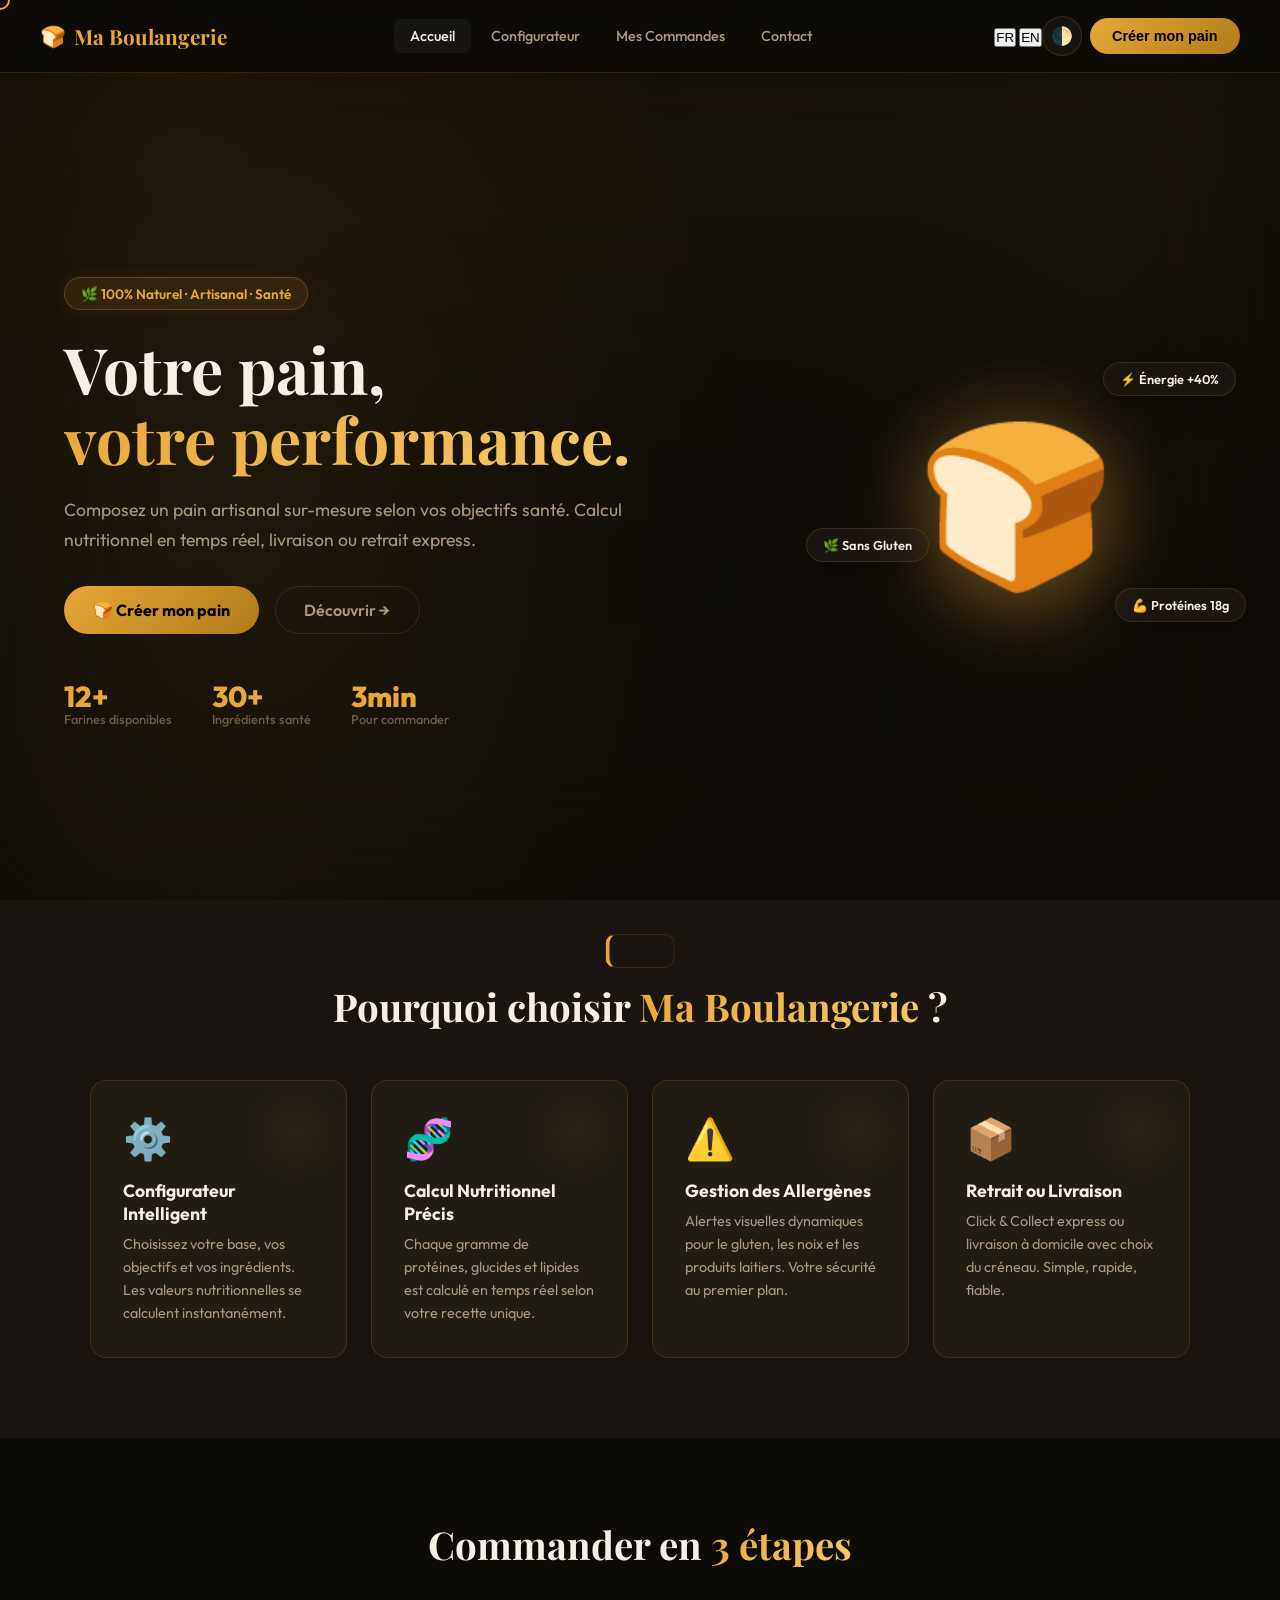
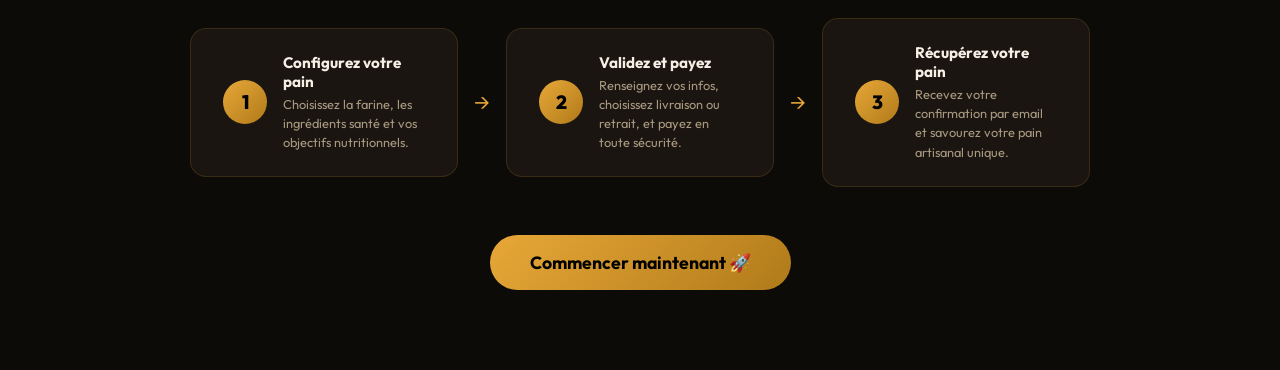
<file: index.html>
<!DOCTYPE html>
<html lang="fr">
<head>
  <meta charset="UTF-8" />
  <meta name="viewport" content="width=device-width, initial-scale=1.0" />
  <title>Ma Boulangerie Connectée — Pain Santé Personnalisé</title>
  <meta name="description" content="Commandez votre pain artisanal personnalisé selon vos objectifs santé. Configurateur intelligent, calcul nutritionnel en temps réel." />
  <link rel="preconnect" href="https://fonts.googleapis.com" />
  <link href="https://fonts.googleapis.com/css2?family=Outfit:wght@300;400;500;600;700;800&family=Playfair+Display:wght@600;700&display=swap" rel="stylesheet" />
  <link rel="stylesheet" href="style.css" />
</head>
<body>
  
  <!-- PREMIUM UI ELEMENTS -->
  <div class="custom-cursor" id="cursor"></div>
  <div class="mesh-gradient"></div>

  <!-- NAVIGATION -->
  <nav class="navbar" id="navbar">
    <div class="nav-logo">🍞 <span>Ma Boulangerie</span></div>
    <div class="nav-links">
      <a href="#" class="nav-link active" id="nav-accueil" onclick="showPage('home')" data-i18n="nav_home">Accueil</a>
      <a href="#" class="nav-link" id="nav-configurateur" onclick="showPage('configurateur')" data-i18n="nav_config">Configurateur</a>
      <a href="#" class="nav-link" id="nav-commandes" onclick="showPage('commandes')" data-i18n="nav_orders">Mes Commandes</a>
      <a href="contact.html" class="nav-link" data-i18n="nav_contact">Contact</a>
    </div>
    <div style="display:flex; align-items:center;">
      <div class="lang-switcher">
        <button class="lang-btn" data-lang="fr" onclick="changeLanguage('fr')">FR</button>
        <button class="lang-btn" data-lang="en" onclick="changeLanguage('en')">EN</button>
      </div>
      <button class="theme-toggle" onclick="toggleTheme()" id="theme-btn" title="Changer de mode">🌓</button>
      <button class="nav-cta" onclick="showPage('configurateur')" id="nav-cta-btn" data-i18n="nav_cta">Créer mon pain</button>
    </div>
    <button class="hamburger" id="hamburger" onclick="toggleMenu()">&#9776;</button>
  </nav>

  <!-- MOBILE MENU -->
  <div class="mobile-menu" id="mobile-menu">
    <a href="#" onclick="showPage('home'); toggleMenu()" data-i18n="nav_home">Accueil</a>
    <a href="#" onclick="showPage('configurateur'); toggleMenu()" data-i18n="nav_config">Configurateur</a>
    <a href="#" onclick="showPage('commandes'); toggleMenu()" data-i18n="nav_orders">Mes Commandes</a>
    <a href="contact.html" data-i18n="nav_contact">Contact</a>
  </div>

  <!-- ============================== PAGE: HOME ============================== -->
  <div id="page-home" class="page active">

    <!-- HERO -->
    <section class="hero reveal">
      <div class="hero-content">
        <div class="hero-badge" data-i18n="hero_badge">🌿 100% Naturel · Artisanal · Santé</div>
        <h1 class="hero-title" data-i18n="hero_title">Votre pain,<br/><span class="gradient-text">votre performance.</span></h1>
        <p class="hero-subtitle" data-i18n="hero_subtitle">Composez un pain artisanal sur-mesure selon vos objectifs santé. Calcul nutritionnel en temps réel, livraison ou retrait express.</p>
        <div class="hero-actions">
          <button class="btn-primary" id="hero-cta-btn" onclick="showPage('configurateur')" data-i18n="hero_cta">🍞 Créer mon pain</button>
          <button class="btn-secondary" onclick="scrollToFeatures()" data-i18n="hero_discover">Découvrir →</button>
        </div>
        <div class="hero-stats">
          <div class="stat"><span class="stat-num">12+</span><span class="stat-label" data-i18n="stat_farines">Farines disponibles</span></div>
          <div class="stat"><span class="stat-num">30+</span><span class="stat-label" data-i18n="stat_ingredients">Ingrédients santé</span></div>
          <div class="stat"><span class="stat-num">3min</span><span class="stat-label" data-i18n="stat_order_time">Pour commander</span></div>
        </div>
      </div>
      <div class="hero-image-container">
        <div class="hero-image-glow"></div>
        <div class="bread-emoji-hero">🍞</div>
        <div class="floating-badge badge-1">⚡ Énergie +40%</div>
        <div class="floating-badge badge-2">💪 Protéines 18g</div>
        <div class="floating-badge badge-3">🌿 Sans Gluten</div>
      </div>
    </section>

    <!-- FEATURES -->
    <section class="features reveal" id="features">
      <h2 class="section-title" data-i18n="section_why">Pourquoi choisir <span class="gradient-text">Ma Boulangerie</span> ?</h2>
      <div class="features-grid">
        <div class="feature-card">
          <div class="feature-icon">⚙️</div>
          <h3 data-i18n="feat_config_title">Configurateur Intelligent</h3>
          <p data-i18n="feat_config_desc">Choisissez votre base, vos objectifs et vos ingrédients. Les valeurs nutritionnelles se calculent instantanément.</p>
        </div>
        <div class="feature-card">
          <div class="feature-icon">🧬</div>
          <h3 data-i18n="feat_nutrition_title">Calcul Nutritionnel Précis</h3>
          <p data-i18n="feat_nutrition_desc">Chaque gramme de protéines, glucides et lipides est calculé en temps réel selon votre recette unique.</p>
        </div>
        <div class="feature-card">
          <div class="feature-icon">⚠️</div>
          <h3 data-i18n="feat_allergens_title">Gestion des Allergènes</h3>
          <p data-i18n="feat_allergens_desc">Alertes visuelles dynamiques pour le gluten, les noix et les produits laitiers. Votre sécurité au premier plan.</p>
        </div>
        <div class="feature-card">
          <div class="feature-icon">📦</div>
          <h3 data-i18n="feat_delivery_title">Retrait ou Livraison</h3>
          <p data-i18n="feat_delivery_desc">Click & Collect express ou livraison à domicile avec choix du créneau. Simple, rapide, fiable.</p>
        </div>
      </div>
    </section>

    <!-- HOW IT WORKS -->
    <section class="how-it-works reveal">
      <h2 class="section-title" data-i18n="section_steps">Commander en <span class="gradient-text">3 étapes</span></h2>
      <div class="steps">
        <div class="step">
          <div class="step-num">1</div>
          <div class="step-content">
            <h3 data-i18n="step1_title">Configurez votre pain</h3>
            <p data-i18n="step1_desc">Choisissez la farine, les ingrédients santé et vos objectifs nutritionnels.</p>
          </div>
        </div>
        <div class="step-arrow">→</div>
        <div class="step">
          <div class="step-num">2</div>
          <div class="step-content">
            <h3 data-i18n="step2_title">Validez et payez</h3>
            <p data-i18n="step2_desc">Renseignez vos infos, choisissez livraison ou retrait, et payez en toute sécurité.</p>
          </div>
        </div>
        <div class="step-arrow">→</div>
        <div class="step">
          <div class="step-num">3</div>
          <div class="step-content">
            <h3 data-i18n="step3_title">Récupérez votre pain</h3>
            <p data-i18n="step3_desc">Recevez votre confirmation par email et savourez votre pain artisanal unique.</p>
          </div>
        </div>
      </div>
      <div class="cta-center">
        <button class="btn-primary large" onclick="showPage('configurateur')" id="how-cta-btn" data-i18n="btn_start_now">Commencer maintenant 🚀</button>
      </div>
    </section>

  </div>

  <!-- ============================== PAGE: CONFIGURATEUR ============================== -->
  <div id="page-configurateur" class="page">
    <div class="configurateur-layout">

      <!-- LEFT: Configuration Panel -->
      <div class="config-panel">
        <div class="config-header">
          <h1 data-i18n="config_page_title">🍞 Configurateur</h1>
          <p data-i18n="config_page_subtitle">Créez votre pain parfait</p>
        </div>

        <!-- STEP 1: Base -->
        <div class="config-section">
          <h3 class="config-section-title"><span class="step-badge">1</span> <span data-i18n="step_farine">Choisissez votre farine</span></h3>
          <div class="option-grid" id="farine-grid">
            <div class="option-card selected" data-type="farine" data-id="complet" onclick="selectOption(this, 'farine')">
              <div class="option-icon">🌾</div>
              <div class="option-name" data-i18n="farine_complet">Blé Complet</div>
              <div class="option-desc">Riche en fibres</div>
            </div>
            <div class="option-card" data-type="farine" data-id="epeautre" onclick="selectOption(this, 'farine')">
              <div class="option-icon">🌿</div>
              <div class="option-name" data-i18n="farine_epeautre">Épeautre</div>
              <div class="option-desc">Protéines élevées</div>
            </div>
            <div class="option-card" data-type="farine" data-id="sansgluten" onclick="selectOption(this, 'farine')">
              <div class="option-icon">✨</div>
              <div class="option-name" data-i18n="farine_sansgluten">Sans Gluten</div>
              <div class="option-desc">Riz & sarrasin</div>
            </div>
            <div class="option-card" data-type="farine" data-id="seigle" onclick="selectOption(this, 'farine')">
              <div class="option-icon">🍂</div>
              <div class="option-name" data-i18n="farine_seigle">Seigle</div>
              <div class="option-desc">Index glycémique bas</div>
            </div>
            <div class="option-card" data-type="farine" data-id="avoine" onclick="selectOption(this, 'farine')">
              <div class="option-icon">🥣</div>
              <div class="option-name" data-i18n="farine_avoine">Avoine</div>
              <div class="option-desc">Béta-glucanes</div>
            </div>
            <div class="option-card" data-type="farine" data-id="multicereale" onclick="selectOption(this, 'farine')">
              <div class="option-icon">🌈</div>
              <div class="option-name" data-i18n="farine_multicereale">Multicéréales</div>
              <div class="option-desc">Équilibre parfait</div>
            </div>
          </div>
        </div>

        <!-- STEP 2: Objectifs -->
        <div class="config-section">
          <h3 class="config-section-title"><span class="step-badge">2</span> <span data-i18n="step_objectif">Votre objectif santé</span></h3>
          <div class="option-grid" id="objectif-grid">
            <div class="option-card selected" data-type="objectif" data-id="muscle" onclick="selectOption(this, 'objectif')">
              <div class="option-icon">💪</div>
              <div class="option-name" data-i18n="obj_muscle">Récupération</div>
            </div>
            <div class="option-card" data-type="objectif" data-id="energie" onclick="selectOption(this, 'objectif')">
              <div class="option-icon">⚡</div>
              <div class="option-name" data-i18n="obj_energie">Énergie</div>
            </div>
            <div class="option-card" data-type="objectif" data-id="digestion" onclick="selectOption(this, 'objectif')">
              <div class="option-icon">🌱</div>
              <div class="option-name" data-i18n="obj_digestion">Digestion</div>
            </div>
            <div class="option-card" data-type="objectif" data-id="minceur" onclick="selectOption(this, 'objectif')">
              <div class="option-icon">🎯</div>
              <div class="option-name" data-i18n="obj_minceur">Minceur</div>
            </div>
            <div class="option-card" data-type="objectif" data-id="immunite" onclick="selectOption(this, 'objectif')">
              <div class="option-icon">🛡️</div>
              <div class="option-name" data-i18n="obj_immunite">Immunité</div>
            </div>
          </div>
        </div>

        <!-- STEP 3: Ingrédients -->
        <div class="config-section">
          <h3 class="config-section-title"><span class="step-badge">3</span> <span data-i18n="step_boosts">Ingrédients "Boost"</span></h3>
          <p class="config-hint" data-i18n="config_hint">Sélectionnez jusqu'à 4 ingrédients</p>
          <div class="ingredient-grid" id="ingredient-grid">
            <div class="ingredient-card" data-id="chia" onclick="toggleIngredient(this)">
              <span class="ing-icon">🌿</span>
              <span class="ing-name" data-i18n="ing_chia">Graines de chia</span>
            </div>
            <div class="ingredient-card" data-id="quinoa" onclick="toggleIngredient(this)">
              <span class="ing-icon">🟡</span>
              <span class="ing-name" data-i18n="ing_quinoa">Quinoa</span>
            </div>
            <div class="ingredient-card" data-id="lin" onclick="toggleIngredient(this)">
              <span class="ing-icon">🔵</span>
              <span class="ing-name" data-i18n="ing_lin">Graines de lin</span>
            </div>
            <div class="ingredient-card" data-id="spiruline" onclick="toggleIngredient(this)">
              <span class="ing-icon">💚</span>
              <span class="ing-name" data-i18n="ing_spiruline">Spiruline</span>
            </div>
            <div class="ingredient-card" data-id="tournesol" onclick="toggleIngredient(this)">
              <span class="ing-icon">🌻</span>
              <span class="ing-name" data-i18n="ing_tournesol">Graines tournesol</span>
            </div>
            <div class="ingredient-card" data-id="curcuma" onclick="toggleIngredient(this)">
              <span class="ing-icon">🟠</span>
              <span class="ing-name" data-i18n="ing_curcuma">Curcuma</span>
            </div>
            <div class="ingredient-card" data-id="noix" onclick="toggleIngredient(this)">
              <span class="ing-icon">🥜</span>
              <span class="ing-name" data-i18n="ing_noix">Noix & noisettes</span>
            </div>
            <div class="ingredient-card" data-id="proteines" onclick="toggleIngredient(this)">
              <span class="ing-icon">⚗️</span>
              <span class="ing-name" data-i18n="ing_proteines">Protéines végétales</span>
            </div>
          </div>
        </div>

        <!-- STEP 4: Taille & Prix -->
        <div class="config-section">
          <h3 class="config-section-title"><span class="step-badge">4</span> <span data-i18n="step_size">Taille de la miche</span></h3>
          <div class="size-options">
            <div class="size-card" data-size="S" onclick="selectSize(this)">
              <div class="size-label">S</div>
              <div class="size-weight">400g</div>
              <div class="size-price">4,90€</div>
            </div>
            <div class="size-card selected" data-size="M" onclick="selectSize(this)">
              <div class="size-label">M</div>
              <div class="size-weight">700g</div>
              <div class="size-price">7,90€</div>
            </div>
            <div class="size-card" data-size="L" onclick="selectSize(this)">
              <div class="size-label">L</div>
              <div class="size-weight">1kg</div>
              <div class="size-price">10,90€</div>
            </div>
          </div>
        </div>

        <!-- Allergen Alert -->
        <div class="allergen-box" id="allergen-box">
          <div class="allergen-title" data-i18n="config_allergen_alert">⚠️ Allergènes détectés</div>
          <div class="allergen-list" id="allergen-list"></div>
        </div>

        <!-- Favorite Name -->
        <div class="config-section">
          <h3 class="config-section-title" data-i18n="config_recipe_name">💾 Nommer ma recette (optionnel)</h3>
          <input type="text" id="recipe-name" class="recipe-name-input" data-i18n-placeholder="config_recipe_placeholder" placeholder='Ex: "Mon Pain Marathon"' maxlength="30" />
        </div>

        <button class="btn-primary full-width" onclick="showPage('commande')" id="config-next-btn" data-i18n="btn_validate_config">Valider ma configuration →</button>
      </div>

      <!-- RIGHT: Live Preview -->
      <div class="preview-panel">
        <div class="preview-sticky">
          <div class="preview-card">
            <div class="preview-bread">
              <div class="bread-visual" id="bread-visual">🍞</div>
              <div class="bread-name" id="bread-preview-name" data-i18n="preview_title">Votre pain personnalisé</div>
            </div>

            <!-- Macros -->
            <div class="macros-section">
              <h4 data-i18n="preview_macros_title">📊 Valeurs nutritionnelles <small>(pour 100g)</small></h4>
              <div class="macro-bars">
                <div class="macro-item">
                  <div class="macro-label-row">
                    <span data-i18n="macro_calories">🔥 Calories</span>
                    <span id="cal-val" class="macro-val">248 kcal</span>
                  </div>
                  <div class="macro-bar-bg"><div class="macro-bar cal-bar" id="cal-bar" style="width:60%"></div></div>
                </div>
                <div class="macro-item">
                  <div class="macro-label-row">
                    <span data-i18n="macro_proteins">💪 Protéines</span>
                    <span id="prot-val" class="macro-val">9g</span>
                  </div>
                  <div class="macro-bar-bg"><div class="macro-bar prot-bar" id="prot-bar" style="width:30%"></div></div>
                </div>
                <div class="macro-item">
                  <div class="macro-label-row">
                    <span data-i18n="macro_carbs">⚡ Glucides</span>
                    <span id="gluc-val" class="macro-val">45g</span>
                  </div>
                  <div class="macro-bar-bg"><div class="macro-bar gluc-bar" id="gluc-bar" style="width:75%"></div></div>
                </div>
                <div class="macro-item">
                  <div class="macro-label-row">
                    <span data-i18n="macro_lipids">🥑 Lipides</span>
                    <span id="lip-val" class="macro-val">3g</span>
                  </div>
                  <div class="macro-bar-bg"><div class="macro-bar lip-bar" id="lip-bar" style="width:15%"></div></div>
                </div>
                <div class="macro-item">
                  <div class="macro-label-row">
                    <span data-i18n="macro_fibers">🌿 Fibres</span>
                    <span id="fib-val" class="macro-val">6g</span>
                  </div>
                  <div class="macro-bar-bg"><div class="macro-bar fib-bar" id="fib-bar" style="width:40%"></div></div>
                </div>
              </div>
            </div>

            <!-- Summary -->
            <div class="price-summary">
              <div class="summary-row">
                <span data-i18n="summary_base">Base</span>
                <span id="summary-base"></span>
              </div>
              <div class="summary-row">
                <span data-i18n="summary_goal">Objectif</span>
                <span id="summary-objectif"></span>
              </div>
              <div class="summary-row">
                <span data-i18n="summary_boosts">Boosts</span>
                <span id="summary-ingredients"></span>
              </div>
              <div class="summary-row">
                <span data-i18n="summary_size">Taille</span>
                <span id="summary-taille"></span>
              </div>
              <div class="summary-divider"></div>
              <div class="summary-row price-row">
                <span data-i18n="summary_total">Total</span>
                <span id="summary-price" class="price-total"></span>
              </div>
            </div>
          </div>
        </div>
      </div>
    </div>
  </div>

  <!-- ============================== PAGE: COMMANDE ============================== -->
  <div id="page-commande" class="page">
    <div class="commande-container">
      <div class="commande-header">
        <button class="back-btn" onclick="showPage('configurateur')" id="commande-back-btn" data-i18n="checkout_back_btn">← Modifier ma recette</button>
        <h1 data-i18n="checkout_page_title">📋 Finaliser ma commande</h1>
      </div>

      <div class="commande-layout">
        <div class="form-panel">

          <!-- Info client -->
          <div class="form-section">
            <h3 data-i18n="form_info_title">👤 Vos informations</h3>
            <div class="form-row">
              <div class="form-group">
                <label data-i18n="form_label_firstname">Prénom *</label>
                <input type="text" id="prenom" placeholder="Jean" required />
                <span class="field-error" id="err-prenom"></span>
              </div>
              <div class="form-group">
                <label data-i18n="form_label_lastname">Nom *</label>
                <input type="text" id="nom" placeholder="Dupont" required />
                <span class="field-error" id="err-nom"></span>
              </div>
            </div>
            <div class="form-group">
              <label data-i18n="form_label_email">Email *</label>
              <input type="email" id="email" placeholder="jean.dupont@email.com" required />
              <span class="field-error" id="err-email"></span>
            </div>
            <div class="form-group">
              <label data-i18n="form_label_phone">Téléphone *</label>
              <input type="tel" id="telephone" placeholder="06 12 34 56 78" required />
              <span class="field-error" id="err-telephone"></span>
            </div>
          </div>

          <!-- Livraison -->
          <div class="form-section">
            <h3 data-i18n="delivery_title">🚚 Mode de livraison</h3>
            <div class="delivery-options">
              <div class="delivery-card selected" id="del-retrait" onclick="selectDelivery('retrait')">
                <div class="delivery-icon">🏪</div>
                <div class="delivery-info">
                  <strong data-i18n="delivery_click_collect">Click & Collect</strong>
                  <span data-i18n="delivery_cc_desc">Retrait en boutique · Gratuit</span>
                </div>
                <div class="delivery-check">✓</div>
              </div>
              <div class="delivery-card" id="del-livraison" onclick="selectDelivery('livraison')">
                <div class="delivery-icon">🛵</div>
                <div class="delivery-info">
                  <strong data-i18n="delivery_home">Livraison à domicile</strong>
                  <span data-i18n="delivery_home_desc">+2,50€ · Dans la journée</span>
                </div>
                <div class="delivery-check">✓</div>
              </div>
            </div>

            <!-- Adresse (conditionnelle) -->
            <div id="adresse-group" class="form-group" style="display:none;">
              <label data-i18n="form_label_address">Adresse de livraison *</label>
              <input type="text" id="adresse" placeholder="12 rue de la Santé, 75014 Paris" />
              <span class="field-error" id="err-adresse"></span>
            </div>

            <!-- Créneau -->
            <div class="form-group">
              <label data-i18n="form_label_slot">Créneau *</label>
              <select id="creneau" required>
                <option value="" data-i18n="slot_placeholder">-- Choisir un créneau --</option>
                <option value="8h-9h">Tomorrow 8h00 – 9h00</option>
                <option value="9h-10h">Tomorrow 9h00 – 10h00</option>
                <option value="10h-11h">Tomorrow 10h00 – 11h00</option>
                <option value="11h-12h">Tomorrow 11h00 – 12h00</option>
                <option value="14h-15h">Tomorrow 14h00 – 15h00</option>
                <option value="15h-16h">Tomorrow 15h00 – 16h00</option>
              </select>
              <span class="field-error" id="err-creneau"></span>
            </div>
          </div>

          <!-- Paiement -->
          <div class="form-section">
            <h3 data-i18n="payment_title">💳 Paiement sécurisé</h3>
            <div class="payment-methods">
              <div class="pay-method selected" id="pay-card" onclick="selectPayment('card')" data-i18n="payment_card">💳 Carte Bancaire</div>
              <div class="pay-method" id="pay-apple" onclick="selectPayment('apple')">🍎 Apple Pay</div>
              <div class="pay-method" id="pay-google" onclick="selectPayment('google')">🅶 Google Pay</div>
            </div>
            <div class="card-fields" id="card-fields">
              <div class="form-group">
                <label>Numéro de carte *</label>
                <input type="text" id="card-num" placeholder="•••• •••• •••• ••••" maxlength="19" oninput="formatCard(this)" />
                <span class="field-error" id="err-card"></span>
              </div>
            </div>
            <div class="secure-badge" data-i18n="payment_secure_hint">🔒 Paiement 100% sécurisé · Données chiffrées SSL</div>
          </div>

          <button class="btn-primary full-width large" onclick="submitOrder()" id="submit-order-btn" data-i18n="btn_confirm_order">
            ✅ Confirmer ma commande
          </button>
        </div>

        <!-- Order Summary -->
        <div class="order-summary-panel">
          <div class="order-summary-card">
            <h3 data-i18n="summary_recap_title">🧾 Récapitulatif</h3>
            <div id="order-recap"></div>
            <div class="summary-divider"></div>
            <div class="summary-row price-row">
              <span data-i18n="summary_to_pay">Total à régler</span>
              <span id="order-total" class="price-total"></span>
            </div>
          </div>
        </div>
      </div>
    </div>
  </div>

  <!-- ============================== PAGE: CONFIRMATION ============================== -->
  <div id="page-confirmation" class="page">
    <div class="confirmation-container">
      <div class="confirmation-card">
        <div class="conf-icon">🎉</div>
        <h1 data-i18n="conf_title">Commande confirmée !</h1>
        <p class="conf-subtitle"><span data-i18n="conf_subtitle">Merci pour votre commande. Un email de confirmation a été envoyé à </span> <strong id="conf-email"></strong></p>

        <div class="order-number-badge">
          <span data-i18n="conf_order_num">Commande N° </span> <span id="conf-order-num"></span>
        </div>

        <div class="conf-details" id="conf-details"></div>

        <div class="qr-code-section">
          <div class="qr-placeholder" id="qr-code">
            <div class="qr-inner">
              <div class="qr-grid"></div>
              <p>QR Code</p>
              <p class="qr-num" id="qr-num"></p>
            </div>
          </div>
          <p class="qr-hint" data-i18n="conf_qr_hint">Présentez ce QR Code lors de votre retrait en boutique</p>
        </div>

        <div class="conf-actions">
          <button class="btn-primary" onclick="saveToFavorite()" data-i18n="btn_save_recipe">💾 Sauvegarder cette recette</button>
          <button class="btn-secondary" onclick="showPage('home')" data-i18n="btn_new_order">🍞 Nouvelle commande</button>
        </div>

        <div class="resend-email">
          <span data-i18n="conf_resend_email">Email non reçu ? </span> <a href="#" onclick="resendEmail()" data-i18n="conf_resend_link">Renvoyer l'email →</a>
        </div>

        <div class="rating-section">
          <p data-i18n="conf_rating_title">Votre avis compte 🌟</p>
          <div class="stars" id="rating-stars">
            <span onclick="rate(1)" id="star-1">☆</span>
            <span onclick="rate(2)" id="star-2">☆</span>
            <span onclick="rate(3)" id="star-3">☆</span>
            <span onclick="rate(4)" id="star-4">☆</span>
            <span onclick="rate(5)" id="star-5">☆</span>
          </div>
        </div>
      </div>
    </div>
  </div>

  <!-- ============================== PAGE: MES COMMANDES ============================== -->
  <div id="page-commandes" class="page">
    <div class="commandes-container">
      <h1 data-i18n="orders_page_title">📦 Mes Commandes & Favoris</h1>
      <p class="commandes-subtitle" data-i18n="orders_page_subtitle">Retrouvez vos dernières commandes et recettes sauvegardées</p>

      <div class="commandes-layout">
        <div class="commandes-section">
          <h2 data-i18n="history_title">🕐 Historique récent</h2>
          <div id="history-list" class="history-list"></div>
        </div>

        <div class="commandes-section">
          <h2 data-i18n="favs_title">💾 Mes recettes favorites</h2>
          <div id="favorites-list" class="history-list"></div>
        </div>
      </div>
    </div>
  </div>

  <!-- TOAST NOTIFICATION -->
  <div class="toast" id="toast"></div>

  <!-- SAVE MODAL -->
  <div class="modal-overlay" id="save-modal" style="display:none;">
    <div class="modal">
      <h3 data-i18n="modal_save_title">💾 Sauvegarder la recette</h3>
      <p data-i18n="modal_save_desc">Donnez un nom à votre recette pour la retrouver facilement.</p>
      <input type="text" id="fav-name-input" data-i18n-placeholder="config_recipe_placeholder" placeholder='Ex: "Mon Pain Marathon"' maxlength="30" />
      <div class="modal-actions">
        <button class="btn-secondary" onclick="closeModal()" data-i18n="modal_btn_cancel">Annuler</button>
        <button class="btn-primary" onclick="confirmSave()" data-i18n="modal_btn_save">Sauvegarder ✅</button>
      </div>
    </div>
  </div>

  <script src="app.js"></script>
</body>
</html>
</file>
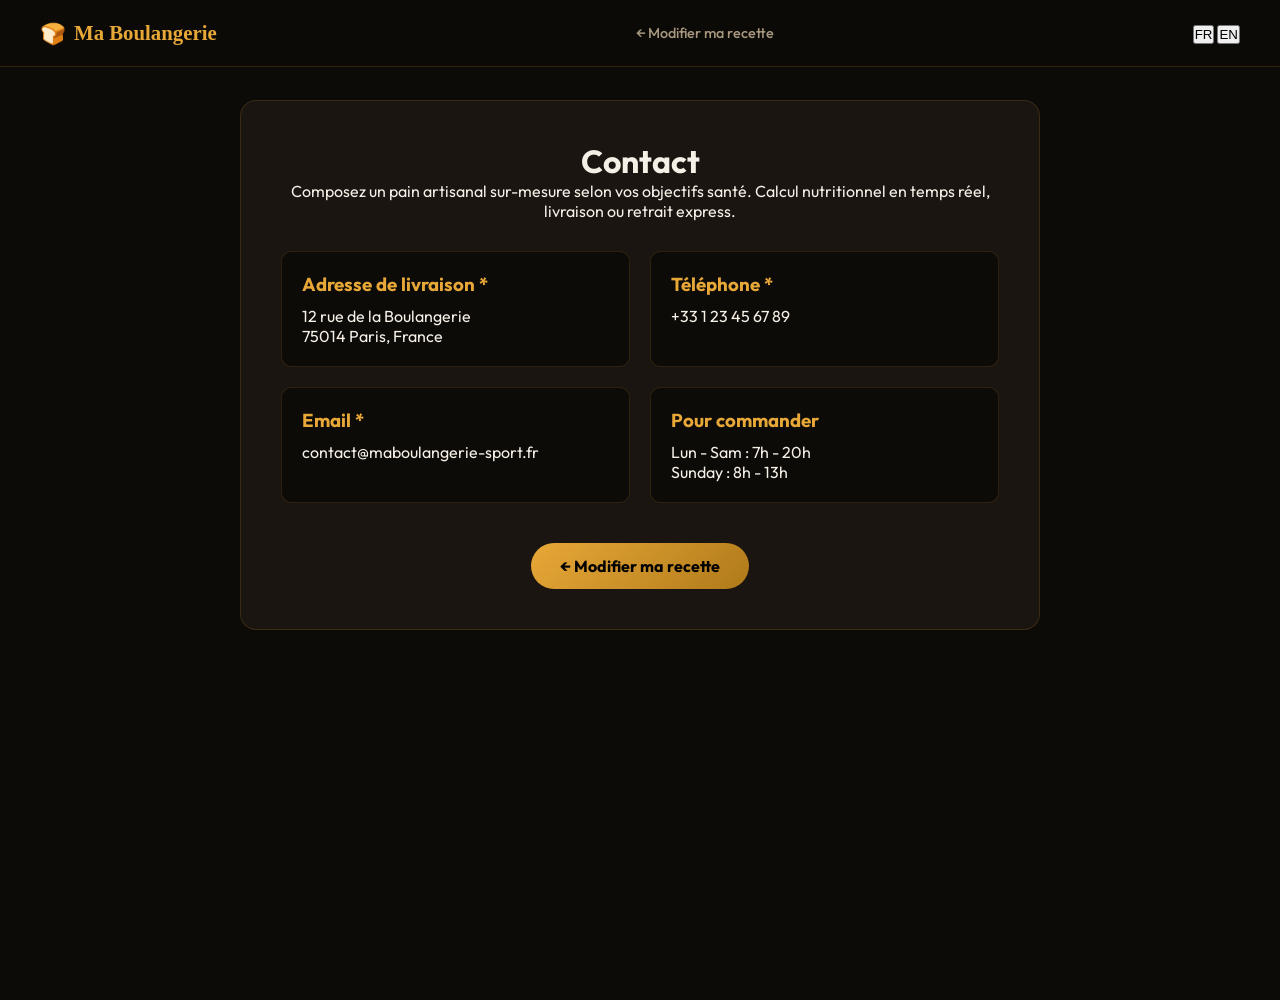
<file: contact.html>
<!DOCTYPE html>
<html lang="fr">
<head>
  <meta charset="UTF-8" />
  <meta name="viewport" content="width=device-width, initial-scale=1.0" />
  <title>Contact — Ma Boulangerie Connectée</title>
  <link rel="preconnect" href="https://fonts.googleapis.com" />
  <link href="https://fonts.googleapis.com/css2?family=Outfit:wght@300;400;500;600;700;800&display=swap" rel="stylesheet" />
  <link rel="stylesheet" href="style.css" />
  <style>
    .contact-container {
      max-width: 800px;
      margin: 100px auto;
      padding: 40px;
      background: var(--bg-card);
      border: 1px solid var(--border);
      border-radius: var(--radius);
      text-align: center;
    }
    .contact-info {
      display: grid;
      grid-template-columns: 1fr 1fr;
      gap: 20px;
      margin-top: 30px;
      text-align: left;
    }
    .info-card {
      padding: 20px;
      background: var(--bg-dark);
      border-radius: var(--radius-sm);
      border: 1px solid var(--border);
    }
    .info-card h3 { color: var(--accent); margin-bottom: 10px; }
  </style>
</head>
<body>

  <nav class="navbar">
    <div class="nav-logo" onclick="window.location.href='index.html'">🍞 <span>Ma Boulangerie</span></div>
    <div class="nav-links">
      <a href="index.html" class="nav-link" data-i18n="checkout_back_btn">Retour à l'accueil</a>
    </div>
    <div style="display:flex; align-items:center;">
      <div class="lang-switcher">
        <button class="lang-btn" data-lang="fr" onclick="changeLanguage('fr')">FR</button>
        <button class="lang-btn" data-lang="en" onclick="changeLanguage('en')">EN</button>
      </div>
    </div>
  </nav>

  <div class="contact-container">
    <h1 data-i18n="nav_contact">📍 Nous contacter</h1>
    <p data-i18n="hero_subtitle">Une question sur nos pains personnalisés ? Nos experts nutritionnistes vous répondent.</p>

    <div class="contact-info">
      <div class="info-card">
        <h3 data-i18n="form_label_address">🏠 Adresse</h3>
        <p>12 rue de la Boulangerie<br/>75014 Paris, France</p>
      </div>
      <div class="info-card">
        <h3 data-i18n="form_label_phone">📞 Téléphone</h3>
        <p>+33 1 23 45 67 89</p>
      </div>
      <div class="info-card">
        <h3 data-i18n="form_label_email">✉️ Email</h3>
        <p>contact@maboulangerie-sport.fr</p>
      </div>
      <div class="info-card">
        <h3 data-i18n="stat_order_time">⏰ Horaires</h3>
        <p>Lun - Sam : 7h - 20h<br/>Sunday : 8h - 13h</p>
      </div>
    </div>

    <div style="margin-top: 40px;">
        <button class="btn-primary" onclick="window.location.href='index.html#configurateur'" data-i18n="checkout_back_btn">🍞 Revenir au configurateur</button>
    </div>
  </div>

  <script src="app.js"></script>
</body>
</html>
</file>
<file: style.css>
/* ========================================
   MA BOULANGERIE CONNECTÉE — PREMIUM CSS
   ======================================== */

:root {
  --bg-dark: #0d0b08;
  --bg-card: #1a1510;
  --bg-card2: #211c14;
  --accent: #e8a838;
  --accent-light: #f5c96a;
  --accent-dark: #b07a1a;
  --green: #4caf7d;
  --red: #e85c5c;
  --text-primary: #f5efe6;
  --text-secondary: #a89880;
  --text-muted: #6b5c48;
  --border: rgba(232, 168, 56, 0.15);
  --glass: rgba(255,255,255,0.04);
  --shadow: 0 8px 32px rgba(0,0,0,0.4);
  --radius: 16px;
  --radius-sm: 10px;
  --transition: all 0.3s cubic-bezier(0.4, 0, 0.2, 1);
}

body.light-mode {
  --bg-dark: #fcfaf7;
  --bg-card: #ffffff;
  --bg-card2: #f5f0e6;
  --accent: #b07a1a;
  --accent-light: #e8a838;
  --accent-dark: #7a5410;
  --text-primary: #2d2418;
  --text-secondary: #6b5c48;
  --text-muted: #a89880;
  --border: rgba(176, 122, 26, 0.1);
  --glass: rgba(176, 122, 26, 0.05);
  --shadow: 0 8px 24px rgba(45,36,24,0.1);
}

* { margin: 0; padding: 0; box-sizing: border-box; }

html { scroll-behavior: smooth; }

body {
  font-family: 'Outfit', sans-serif;
  background-color: var(--bg-dark);
  color: var(--text-primary);
  min-height: 100vh;
  overflow-x: hidden;
}

/* ==============================
   NAVIGATION
============================== */
.navbar {
  position: fixed;
  top: 0; left: 0; right: 0;
  z-index: 1000;
  display: flex;
  align-items: center;
  justify-content: space-between;
  padding: 1rem 2.5rem;
  background: rgba(13,11,8,0.85);
  backdrop-filter: blur(20px);
  border-bottom: 1px solid var(--border);
  transition: var(--transition);
}

.nav-logo {
  font-size: 1.3rem;
  font-weight: 700;
  color: var(--accent);
  display: flex;
  align-items: center;
  gap: 0.5rem;
  cursor: pointer;
}
.nav-logo span { font-family: 'Playfair Display', serif; }

.nav-links { display: flex; gap: 0.25rem; }

.nav-link {
  color: var(--text-secondary);
  text-decoration: none;
  padding: 0.5rem 1rem;
  border-radius: 8px;
  font-weight: 500;
  font-size: 0.9rem;
  transition: var(--transition);
}
.nav-link:hover, .nav-link.active {
  color: var(--text-primary);
  background: var(--glass);
}

.nav-cta {
  background: linear-gradient(135deg, var(--accent), var(--accent-dark));
  color: #000;
  border: none;
  padding: 0.6rem 1.4rem;
  border-radius: 50px;
  font-weight: 700;
  font-size: 0.9rem;
  cursor: pointer;
  transition: var(--transition);
}
.nav-cta:hover {
  transform: translateY(-2px);
  box-shadow: 0 8px 24px rgba(232,168,56,0.4);
}

.hamburger {
  display: none;
  background: none;
  border: none;
  color: var(--text-primary);
  font-size: 1.5rem;
  cursor: pointer;
}

.mobile-menu {
  display: none;
  position: fixed;
  top: 70px; left: 0; right: 0;
  z-index: 999;
  background: var(--bg-card);
  border-bottom: 1px solid var(--border);
  padding: 1rem;
  flex-direction: column;
  gap: 0.5rem;
}
.mobile-menu a {
  color: var(--text-primary);
  text-decoration: none;
  padding: 0.75rem 1rem;
  border-radius: 8px;
  font-weight: 500;
  transition: var(--transition);
}
.mobile-menu a:hover { background: var(--glass); }
.mobile-menu.open { display: flex; }

/* ==============================
   PAGE SYSTEM
============================== */
.page { 
  display: none; 
  padding-top: 72px;
  opacity: 0;
  transform: translateY(10px);
  transition: opacity 0.4s ease, transform 0.4s ease;
}

.page.active { 
  display: block; 
  opacity: 1;
  transform: translateY(0);
}

.theme-toggle {
  background: var(--glass);
  border: 1px solid var(--border);
  color: var(--text-primary);
  width: 40px; height: 40px;
  border-radius: 50%;
  display: flex;
  align-items: center;
  justify-content: center;
  cursor: pointer;
  font-size: 1.1rem;
  transition: var(--transition);
  margin-right: 0.5rem;
}
.theme-toggle:hover {
  background: var(--border);
  transform: rotate(15deg);
}

/* ==============================
   BUTTONS
============================== */
.btn-primary {
  background: linear-gradient(135deg, var(--accent), var(--accent-dark));
  color: #000;
  border: none;
  padding: 0.8rem 1.8rem;
  border-radius: 50px;
  font-weight: 700;
  font-size: 1rem;
  font-family: 'Outfit', sans-serif;
  cursor: pointer;
  transition: var(--transition);
  display: inline-flex;
  align-items: center;
  gap: 0.5rem;
}
.btn-primary:hover {
  transform: translateY(-3px);
  box-shadow: 0 12px 32px rgba(232,168,56,0.45);
}
.btn-primary.large { padding: 1rem 2.5rem; font-size: 1.1rem; }
.btn-primary.full-width { width: 100%; justify-content: center; }

.btn-secondary {
  background: transparent;
  color: var(--text-secondary);
  border: 1px solid var(--border);
  padding: 0.8rem 1.8rem;
  border-radius: 50px;
  font-weight: 600;
  font-size: 1rem;
  font-family: 'Outfit', sans-serif;
  cursor: pointer;
  transition: var(--transition);
}
.btn-secondary:hover {
  color: var(--text-primary);
  border-color: var(--accent);
  background: rgba(232,168,56,0.05);
}

/* ==============================
   HERO
============================== */
.hero {
  min-height: calc(100vh - 72px);
  display: flex;
  align-items: center;
  justify-content: space-between;
  padding: 4rem 4rem 2rem;
  position: relative;
  overflow: hidden;
}

.hero::before {
  content: '';
  position: absolute;
  top: -50%; left: -20%;
  width: 80%; height: 200%;
  background: radial-gradient(ellipse, rgba(232,168,56,0.06) 0%, transparent 70%);
  pointer-events: none;
}

.hero-content { max-width: 600px; z-index: 1; }

.hero-badge {
  display: inline-flex;
  align-items: center;
  gap: 0.5rem;
  background: rgba(232,168,56,0.1);
  border: 1px solid rgba(232,168,56,0.25);
  color: var(--accent);
  padding: 0.4rem 1rem;
  border-radius: 50px;
  font-size: 0.85rem;
  font-weight: 600;
  margin-bottom: 1.5rem;
  animation: fadeInDown 0.6s ease;
}

.hero-title {
  font-family: 'Playfair Display', serif;
  font-size: clamp(2.5rem, 5vw, 4rem);
  font-weight: 700;
  line-height: 1.1;
  margin-bottom: 1.25rem;
  animation: fadeInDown 0.7s ease;
}

.gradient-text {
  background: linear-gradient(135deg, var(--accent), var(--accent-light));
  -webkit-background-clip: text;
  -webkit-text-fill-color: transparent;
  background-clip: text;
}

.hero-subtitle {
  color: var(--text-secondary);
  font-size: 1.1rem;
  line-height: 1.7;
  margin-bottom: 2rem;
  animation: fadeInDown 0.8s ease;
}

.hero-actions {
  display: flex;
  gap: 1rem;
  flex-wrap: wrap;
  margin-bottom: 3rem;
  animation: fadeInDown 0.9s ease;
}

.hero-stats {
  display: flex;
  gap: 2.5rem;
  animation: fadeInDown 1s ease;
}
.stat { display: flex; flex-direction: column; }
.stat-num {
  font-size: 1.8rem;
  font-weight: 800;
  color: var(--accent);
  line-height: 1;
}
.stat-label {
  font-size: 0.8rem;
  color: var(--text-muted);
  font-weight: 500;
}

.hero-image-container {
  position: relative;
  width: 400px;
  height: 400px;
  flex-shrink: 0;
  display: flex;
  align-items: center;
  justify-content: center;
}

.hero-image-glow {
  position: absolute;
  width: 300px; height: 300px;
  background: radial-gradient(circle, rgba(232,168,56,0.2), transparent 70%);
  border-radius: 50%;
  animation: pulse 3s ease-in-out infinite;
}

.bread-emoji-hero {
  font-size: 10rem;
  filter: drop-shadow(0 20px 40px rgba(232,168,56,0.3));
  animation: float 4s ease-in-out infinite;
  z-index: 1;
}

.floating-badge {
  position: absolute;
  background: var(--bg-card);
  border: 1px solid var(--border);
  color: var(--text-primary);
  padding: 0.5rem 1rem;
  border-radius: 50px;
  font-size: 0.8rem;
  font-weight: 600;
  white-space: nowrap;
  box-shadow: var(--shadow);
  backdrop-filter: blur(10px);
}
.badge-1 { top: 60px; right: -20px; animation: float 4s ease-in-out infinite 0.5s; }
.badge-2 { bottom: 80px; right: -30px; animation: float 4s ease-in-out infinite 1s; }
.badge-3 { bottom: 140px; left: -10px; animation: float 4s ease-in-out infinite 1.5s; }

/* ==============================
   FEATURES
============================== */
.features {
  padding: 5rem 4rem;
  background: var(--bg-card);
}

.section-title {
  font-family: 'Playfair Display', serif;
  font-size: clamp(1.8rem, 3vw, 2.5rem);
  text-align: center;
  margin-bottom: 3rem;
}

.features-grid {
  display: grid;
  grid-template-columns: repeat(auto-fit, minmax(240px, 1fr));
  gap: 1.5rem;
  max-width: 1100px;
  margin: 0 auto;
}

.feature-card {
  background: var(--bg-card2);
  border: 1px solid var(--border);
  border-radius: var(--radius);
  padding: 2rem;
  transition: var(--transition);
  position: relative;
  overflow: hidden;
}
.feature-card:hover {
  transform: translateY(-6px);
  border-color: var(--accent);
  box-shadow: 0 16px 40px rgba(232,168,56,0.15);
}
.feature-card::after {
  content: '';
  position: absolute;
  top: 0; right: 0;
  width: 100px; height: 100px;
  background: radial-gradient(circle, rgba(232,168,56,0.05) 0%, transparent 70%);
  pointer-events: none;
}

.feature-icon { font-size: 2.5rem; margin-bottom: 1rem; }
.feature-card h3 {
  font-size: 1.1rem;
  font-weight: 700;
  margin-bottom: 0.5rem;
  color: var(--text-primary);
}
.feature-card p { color: var(--text-secondary); font-size: 0.9rem; line-height: 1.6; }

/* ==============================
   HOW IT WORKS
============================== */
.how-it-works {
  padding: 5rem 4rem;
}

.steps {
  display: flex;
  align-items: center;
  justify-content: center;
  gap: 1rem;
  max-width: 900px;
  margin: 0 auto 3rem;
  flex-wrap: wrap;
}

.step {
  display: flex;
  align-items: center;
  gap: 1rem;
  background: var(--bg-card);
  border: 1px solid var(--border);
  border-radius: var(--radius);
  padding: 1.5rem 2rem;
  flex: 1;
  min-width: 200px;
}

.step-num {
  width: 44px; height: 44px;
  background: linear-gradient(135deg, var(--accent), var(--accent-dark));
  color: #000;
  font-weight: 800;
  font-size: 1.2rem;
  border-radius: 50%;
  display: flex;
  align-items: center;
  justify-content: center;
  flex-shrink: 0;
}

.step-content h3 { font-size: 0.95rem; font-weight: 700; margin-bottom: 0.25rem; }
.step-content p { font-size: 0.8rem; color: var(--text-secondary); line-height: 1.5; }

.step-arrow {
  color: var(--accent);
  font-size: 1.5rem;
  font-weight: 300;
  flex-shrink: 0;
}

.cta-center { text-align: center; }

/* ==============================
   CONFIGURATEUR
============================== */
.configurateur-layout {
  display: grid;
  grid-template-columns: 1fr 380px;
  gap: 2rem;
  padding: 2rem 2.5rem;
  max-width: 1300px;
  margin: 0 auto;
  min-height: calc(100vh - 72px);
}

.config-header {
  margin-bottom: 2rem;
}
.config-header h1 {
  font-family: 'Playfair Display', serif;
  font-size: 2rem;
  margin-bottom: 0.25rem;
}
.config-header p { color: var(--text-secondary); }

.config-section {
  margin-bottom: 2rem;
  padding-bottom: 2rem;
  border-bottom: 1px solid var(--border);
}

.config-section-title {
  font-size: 1rem;
  font-weight: 700;
  margin-bottom: 1rem;
  display: flex;
  align-items: center;
  gap: 0.75rem;
}

.step-badge {
  width: 26px; height: 26px;
  background: linear-gradient(135deg, var(--accent), var(--accent-dark));
  color: #000;
  border-radius: 50%;
  font-size: 0.8rem;
  font-weight: 800;
  display: inline-flex;
  align-items: center;
  justify-content: center;
  flex-shrink: 0;
}

.config-hint { color: var(--text-muted); font-size: 0.85rem; margin-bottom: 0.75rem; }

/* Option Cards */
.option-grid {
  display: grid;
  grid-template-columns: repeat(auto-fill, minmax(120px, 1fr));
  gap: 0.75rem;
}

.option-card {
  background: var(--bg-card);
  border: 1.5px solid var(--border);
  border-radius: var(--radius-sm);
  padding: 1rem 0.75rem;
  text-align: center;
  cursor: pointer;
  transition: var(--transition);
}
.option-card:hover {
  border-color: rgba(232,168,56,0.4);
  background: var(--bg-card2);
}
.option-card.selected {
  border-color: var(--accent);
  background: rgba(232,168,56,0.12);
  box-shadow: 0 0 20px rgba(232,168,56,0.15);
  transform: scale(1.05);
}
.option-icon { font-size: 1.8rem; margin-bottom: 0.4rem; }
.option-name { font-size: 0.8rem; font-weight: 700; color: var(--text-primary); }
.option-desc { font-size: 0.7rem; color: var(--text-muted); margin-top: 0.2rem; }

/* Ingredient Cards */
.ingredient-grid {
  display: grid;
  grid-template-columns: repeat(auto-fill, minmax(180px, 1fr));
  gap: 0.6rem;
}

.ingredient-card {
  display: flex;
  align-items: center;
  gap: 0.75rem;
  background: var(--bg-card);
  border: 1.5px solid var(--border);
  border-radius: var(--radius-sm);
  padding: 0.75rem 1rem;
  cursor: pointer;
  transition: var(--transition);
}
.ingredient-card:hover {
  border-color: rgba(232,168,56,0.4);
}
.ingredient-card.selected {
  border-color: var(--green);
  background: rgba(76,175,125,0.08);
}
.ingredient-card.disabled {
  opacity: 0.4;
  cursor: not-allowed;
}
.ing-icon { font-size: 1.2rem; flex-shrink: 0; }
.ing-name { font-size: 0.8rem; font-weight: 600; flex: 1; }
.ing-macro { font-size: 0.7rem; color: var(--text-muted); white-space: nowrap; }

/* Size Cards */
.size-options {
  display: flex;
  gap: 1rem;
  flex-wrap: wrap;
}

.size-card {
  flex: 1;
  min-width: 100px;
  background: var(--bg-card);
  border: 1.5px solid var(--border);
  border-radius: var(--radius-sm);
  padding: 1.25rem 1rem;
  text-align: center;
  cursor: pointer;
  transition: var(--transition);
  position: relative;
}
.size-card:hover { border-color: rgba(232,168,56,0.4); }
.size-card.selected {
  border-color: var(--accent);
  background: rgba(232,168,56,0.08);
}
.size-label { font-size: 1.5rem; font-weight: 800; color: var(--accent); }
.size-weight { font-size: 0.8rem; color: var(--text-secondary); margin: 0.25rem 0; }
.size-price { font-size: 1rem; font-weight: 700; color: var(--text-primary); }
.size-popular {
  position: absolute;
  top: -10px; left: 50%;
  transform: translateX(-50%);
  background: var(--accent);
  color: #000;
  font-size: 0.65rem;
  font-weight: 700;
  padding: 0.2rem 0.6rem;
  border-radius: 50px;
  white-space: nowrap;
}

/* Allergen Box */
.allergen-box {
  background: rgba(232,92,92,0.1);
  border: 1px solid rgba(232,92,92,0.3);
  border-radius: var(--radius-sm);
  padding: 1rem 1.25rem;
  margin-bottom: 1.5rem;
  display: none;
}
.allergen-box.visible { display: block; }
.allergen-title { font-weight: 700; color: var(--red); margin-bottom: 0.5rem; }
.allergen-list { color: var(--text-secondary); font-size: 0.85rem; }

/* Recipe Name Input */
.recipe-name-input {
  width: 100%;
  background: var(--bg-card);
  border: 1.5px solid var(--border);
  color: var(--text-primary);
  padding: 0.75rem 1rem;
  border-radius: var(--radius-sm);
  font-family: 'Outfit', sans-serif;
  font-size: 0.95rem;
  transition: var(--transition);
  outline: none;
}
.recipe-name-input:focus { border-color: var(--accent); }
.recipe-name-input::placeholder { color: var(--text-muted); }

/* ==============================
   PREVIEW PANEL
============================== */
.preview-panel { position: relative; }
.preview-sticky {
  position: sticky;
  top: 90px;
}

.preview-card {
  background: var(--glass);
  backdrop-filter: blur(20px);
  border: 1px solid var(--border);
  border-radius: var(--radius);
  overflow: hidden;
  box-shadow: var(--shadow);
}

.preview-bread {
  background: linear-gradient(135deg, #1a1510, #221c12);
  padding: 2rem;
  text-align: center;
  border-bottom: 1px solid var(--border);
}

.bread-visual {
  font-size: 5rem;
  display: block;
  margin-bottom: 0.5rem;
  filter: drop-shadow(0 8px 16px rgba(232,168,56,0.3));
  transition: transform 0.3s ease;
}

.bread-name {
  font-size: 0.85rem;
  color: var(--text-muted);
  font-style: italic;
}

.macros-section {
  padding: 1.25rem;
  border-bottom: 1px solid var(--border);
}
.macros-section h4 {
  font-size: 0.85rem;
  font-weight: 700;
  margin-bottom: 1rem;
  color: var(--text-secondary);
}
.macros-section small { font-weight: 400; color: var(--text-muted); }

.macro-item { margin-bottom: 0.8rem; }
.macro-label-row {
  display: flex;
  justify-content: space-between;
  font-size: 0.82rem;
  margin-bottom: 0.3rem;
  color: var(--text-secondary);
}
.macro-val { font-weight: 700; color: var(--text-primary); }

.macro-bar-bg {
  background: rgba(255,255,255,0.06);
  border-radius: 4px;
  height: 6px;
  overflow: hidden;
}
.macro-bar {
  height: 100%;
  border-radius: 4px;
  transition: width 0.6s cubic-bezier(0.4,0,0.2,1);
}
.cal-bar { background: linear-gradient(90deg, #e8a838, #f5c96a); }
.prot-bar { background: linear-gradient(90deg, #4caf7d, #7dd5a5); }
.gluc-bar { background: linear-gradient(90deg, #5b8af0, #89aef8); }
.lip-bar { background: linear-gradient(90deg, #a078e8, #c5a8f5); }
.fib-bar { background: linear-gradient(90deg, #4caf7d, #aad5bb); }

.price-summary { padding: 1.25rem; }

.summary-row {
  display: flex;
  justify-content: space-between;
  align-items: center;
  padding: 0.35rem 0;
  font-size: 0.85rem;
  color: var(--text-secondary);
}
.summary-row span:last-child {
  color: var(--text-primary);
  font-weight: 600;
  text-align: right;
  max-width: 55%;
  word-break: break-word;
}
.summary-divider {
  border: none;
  border-top: 1px solid var(--border);
  margin: 0.75rem 0;
}
.price-row { font-size: 1rem !important; }
.price-total {
  font-size: 1.4rem !important;
  font-weight: 800 !important;
  color: var(--accent) !important;
}

/* ==============================
   COMMANDE (CHECKOUT)
============================== */
.commande-container {
  max-width: 1100px;
  margin: 0 auto;
  padding: 2rem 2.5rem;
}
.commande-header { margin-bottom: 2rem; }
.commande-header h1 {
  font-family: 'Playfair Display', serif;
  font-size: 2rem;
  margin-top: 0.5rem;
}

.back-btn {
  background: none;
  border: none;
  color: var(--text-secondary);
  font-family: 'Outfit', sans-serif;
  font-size: 0.9rem;
  cursor: pointer;
  transition: var(--transition);
  padding: 0;
}
.back-btn:hover { color: var(--accent); }

.commande-layout {
  display: grid;
  grid-template-columns: 1fr 340px;
  gap: 2rem;
}

.form-panel, .order-summary-panel { display: flex; flex-direction: column; gap: 1.5rem; }

.form-section {
  background: var(--bg-card);
  border: 1px solid var(--border);
  border-radius: var(--radius);
  padding: 1.75rem;
}
.form-section h3 {
  font-size: 1.05rem;
  font-weight: 700;
  margin-bottom: 1.25rem;
  padding-bottom: 0.75rem;
  border-bottom: 1px solid var(--border);
}

.form-row {
  display: grid;
  grid-template-columns: 1fr 1fr;
  gap: 1rem;
}

.form-group {
  display: flex;
  flex-direction: column;
  gap: 0.4rem;
  margin-bottom: 1rem;
}
.form-group:last-child { margin-bottom: 0; }

.form-group label {
  font-size: 0.85rem;
  font-weight: 600;
  color: var(--text-secondary);
}

.form-group input,
.form-group select {
  background: var(--bg-dark);
  border: 1.5px solid var(--border);
  color: var(--text-primary);
  padding: 0.75rem 1rem;
  border-radius: var(--radius-sm);
  font-family: 'Outfit', sans-serif;
  font-size: 0.95rem;
  transition: var(--transition);
  outline: none;
}
.form-group input:focus,
.form-group select:focus { border-color: var(--accent); }
.form-group input.error { border-color: var(--red); }
.form-group input::placeholder { color: var(--text-muted); }

.form-group select option { background: var(--bg-card); }

.field-error {
  color: var(--red);
  font-size: 0.78rem;
  min-height: 1rem;
}

/* Delivery Options */
.delivery-options { display: flex; flex-direction: column; gap: 0.75rem; margin-bottom: 1rem; }

.delivery-card {
  display: flex;
  align-items: center;
  gap: 1rem;
  background: var(--bg-dark);
  border: 1.5px solid var(--border);
  border-radius: var(--radius-sm);
  padding: 1rem 1.25rem;
  cursor: pointer;
  transition: var(--transition);
}
.delivery-card:hover { border-color: rgba(232,168,56,0.4); }
.delivery-card.selected {
  border-color: var(--accent);
  background: rgba(232,168,56,0.06);
}
.delivery-icon { font-size: 1.5rem; }
.delivery-info { flex: 1; }
.delivery-info strong { display: block; font-size: 0.9rem; font-weight: 700; }
.delivery-info span { font-size: 0.8rem; color: var(--text-muted); }
.delivery-check {
  color: var(--accent);
  font-size: 1.1rem;
  opacity: 0;
  transition: var(--transition);
}
.delivery-card.selected .delivery-check { opacity: 1; }

/* Payment */
.payment-methods {
  display: flex;
  gap: 0.75rem;
  margin-bottom: 1.25rem;
  flex-wrap: wrap;
}

.pay-method {
  flex: 1;
  min-width: 120px;
  background: var(--bg-dark);
  border: 1.5px solid var(--border);
  border-radius: var(--radius-sm);
  padding: 0.75rem;
  text-align: center;
  font-size: 0.85rem;
  font-weight: 600;
  cursor: pointer;
  transition: var(--transition);
}
.pay-method:hover { border-color: rgba(232,168,56,0.4); }
.pay-method.selected {
  border-color: var(--accent);
  color: var(--accent);
  background: rgba(232,168,56,0.06);
}

.card-fields { display: flex; flex-direction: column; gap: 0.5rem; }

.secure-badge {
  text-align: center;
  font-size: 0.78rem;
  color: var(--text-muted);
  margin-top: 0.75rem;
}

/* Order Summary */
.order-summary-card {
  background: var(--bg-card);
  border: 1px solid var(--border);
  border-radius: var(--radius);
  padding: 1.75rem;
  position: sticky;
  top: 90px;
}
.order-summary-card h3 {
  font-size: 1.05rem;
  font-weight: 700;
  margin-bottom: 1.25rem;
  padding-bottom: 0.75rem;
  border-bottom: 1px solid var(--border);
}

/* ==============================
   CONFIRMATION
============================== */
.confirmation-container {
  display: flex;
  justify-content: center;
  align-items: flex-start;
  padding: 3rem 2rem;
  min-height: calc(100vh - 72px);
}

.confirmation-card {
  background: var(--bg-card);
  border: 1px solid var(--border);
  border-radius: var(--radius);
  padding: 3rem;
  max-width: 580px;
  width: 100%;
  text-align: center;
}

.conf-icon {
  font-size: 4rem;
  margin-bottom: 1rem;
  animation: bounceIn 0.8s ease;
}
.confirmation-card h1 {
  font-family: 'Playfair Display', serif;
  font-size: 2rem;
  margin-bottom: 0.75rem;
}
.conf-subtitle { color: var(--text-secondary); font-size: 0.95rem; line-height: 1.6; margin-bottom: 1.5rem; }

.order-number-badge {
  display: inline-block;
  background: rgba(232,168,56,0.1);
  border: 1px solid rgba(232,168,56,0.3);
  color: var(--accent);
  padding: 0.5rem 1.5rem;
  border-radius: 50px;
  font-weight: 700;
  font-size: 0.9rem;
  margin-bottom: 1.5rem;
}

.conf-details {
  background: var(--bg-card2);
  border-radius: var(--radius-sm);
  padding: 1rem 1.25rem;
  text-align: left;
  margin-bottom: 1.5rem;
}

.qr-code-section { margin: 1.5rem 0; }

.qr-placeholder {
  display: inline-block;
  background: white;
  border-radius: var(--radius-sm);
  padding: 1.5rem;
  margin-bottom: 0.75rem;
}

.qr-inner { text-align: center; }

.qr-grid {
  width: 120px; height: 120px;
  background:
    repeating-linear-gradient(0deg, #000 0px, #000 8px, #fff 8px, #fff 16px),
    repeating-linear-gradient(90deg, #000 0px, #000 8px, #fff 8px, #fff 16px);
  background-blend-mode: xor;
  margin: 0 auto 0.5rem;
}

.qr-inner p { color: #333; font-size: 0.75rem; font-weight: 600; }
.qr-num { color: #666 !important; font-size: 0.65rem !important; margin-top: 0.25rem; }
.qr-hint { color: var(--text-muted); font-size: 0.8rem; }

.conf-actions {
  display: flex;
  gap: 1rem;
  justify-content: center;
  flex-wrap: wrap;
  margin-bottom: 1.5rem;
}

.resend-email {
  font-size: 0.85rem;
  color: var(--text-muted);
  margin-bottom: 1.5rem;
}
.resend-email a { color: var(--accent); text-decoration: none; }
.resend-email a:hover { text-decoration: underline; }

.rating-section { border-top: 1px solid var(--border); padding-top: 1.25rem; }
.rating-section p { color: var(--text-secondary); font-size: 0.9rem; margin-bottom: 0.5rem; }

.stars span {
  font-size: 2rem;
  cursor: pointer;
  color: #555;
  transition: var(--transition);
}
.stars span:hover, .stars span.active { color: var(--accent); }

/* ==============================
   MES COMMANDES
============================== */
.commandes-container {
  max-width: 1100px;
  margin: 0 auto;
  padding: 2.5rem;
}
.commandes-container h1 {
  font-family: 'Playfair Display', serif;
  font-size: 2rem;
  margin-bottom: 0.5rem;
}
.commandes-subtitle { color: var(--text-secondary); margin-bottom: 2rem; }

.commandes-layout {
  display: grid;
  grid-template-columns: 1fr 1fr;
  gap: 2rem;
}

.commandes-section h2 {
  font-size: 1.1rem;
  font-weight: 700;
  margin-bottom: 1rem;
  padding-bottom: 0.75rem;
  border-bottom: 1px solid var(--border);
}

.history-list { display: flex; flex-direction: column; gap: 1rem; }

.history-item {
  background: var(--bg-card);
  border: 1px solid var(--border);
  border-radius: var(--radius);
  padding: 1.25rem;
  display: flex;
  align-items: center;
  gap: 1rem;
  transition: var(--transition);
}
.history-item:hover { border-color: rgba(232,168,56,0.3); }

.history-icon { font-size: 2rem; }
.history-info { flex: 1; }
.history-info strong { display: block; font-size: 0.95rem; font-weight: 700; }
.history-info span { font-size: 0.8rem; color: var(--text-muted); }
.history-price { font-weight: 700; color: var(--accent); }

.history-reorder {
  background: none;
  border: 1px solid var(--border);
  color: var(--text-secondary);
  padding: 0.4rem 0.8rem;
  border-radius: 50px;
  font-family: 'Outfit', sans-serif;
  font-size: 0.75rem;
  cursor: pointer;
  transition: var(--transition);
}
.history-reorder:hover { border-color: var(--accent); color: var(--accent); }

.empty-state {
  text-align: center;
  padding: 3rem 2rem;
  color: var(--text-muted);
}
.empty-icon { font-size: 3rem; margin-bottom: 1rem; display: block; }
.empty-state p { margin-bottom: 1.25rem; }

/* ==============================
   MODALS & TOASTS
============================== */
.modal-overlay {
  position: fixed;
  inset: 0;
  background: rgba(0,0,0,0.7);
  z-index: 2000;
  display: flex;
  align-items: center;
  justify-content: center;
  backdrop-filter: blur(4px);
}

.modal {
  background: var(--bg-card);
  border: 1px solid var(--border);
  border-radius: var(--radius);
  padding: 2rem;
  max-width: 400px;
  width: 90%;
}
.modal h3 { font-size: 1.2rem; font-weight: 700; margin-bottom: 0.5rem; }
.modal p { color: var(--text-secondary); font-size: 0.9rem; margin-bottom: 1rem; }
.modal input {
  width: 100%;
  background: var(--bg-dark);
  border: 1.5px solid var(--border);
  color: var(--text-primary);
  padding: 0.75rem 1rem;
  border-radius: var(--radius-sm);
  font-family: 'Outfit', sans-serif;
  font-size: 0.95rem;
  outline: none;
  margin-bottom: 1.25rem;
}
.modal input:focus { border-color: var(--accent); }
.modal-actions { display: flex; gap: 0.75rem; justify-content: flex-end; }

.toast {
  position: fixed;
  bottom: 2rem;
  left: 50%;
  transform: translateX(-50%) translateY(100px);
  background: var(--bg-card);
  border: 1px solid var(--border);
  border-left: 4px solid var(--accent);
  color: var(--text-primary);
  padding: 1rem 2rem;
  border-radius: var(--radius-sm);
  font-weight: 600;
  font-size: 0.9rem;
  z-index: 3000;
  transition: transform 0.4s cubic-bezier(0.4,0,0.2,1);
  white-space: nowrap;
}
.toast.show { transform: translateX(-50%) translateY(0); }

/* ==============================
   ANIMATIONS
============================== */
@keyframes float {
  0%, 100% { transform: translateY(0); }
  50% { transform: translateY(-12px); }
}

@keyframes pulse {
  0%, 100% { transform: scale(1); opacity: 0.5; }
  50% { transform: scale(1.15); opacity: 0.8; }
}

@keyframes fadeInDown {
  from { opacity: 0; transform: translateY(-20px); }
  to { opacity: 1; transform: translateY(0); }
}

@keyframes bounceIn {
  0% { transform: scale(0); opacity: 0; }
  60% { transform: scale(1.15); opacity: 1; }
  100% { transform: scale(1); }
}

/* ==============================
   RESPONSIVE
============================== */
@media (max-width: 1024px) {
  .hero { padding: 3rem 2rem 2rem; }
  .hero-image-container { width: 300px; height: 300px; }
  .bread-emoji-hero { font-size: 7rem; }

  .configurateur-layout { grid-template-columns: 1fr; }
  .preview-panel .preview-sticky { position: static; }

  .commande-layout { grid-template-columns: 1fr; }
  .order-summary-card { position: static; }

  .commandes-layout { grid-template-columns: 1fr; }
  .features { padding: 3rem 2rem; }
  .how-it-works { padding: 3rem 2rem; }
}

@media (max-width: 768px) {
  .navbar { padding: 1rem 1.25rem; }
  .nav-links, .nav-cta { display: none; }
  .hamburger { display: block; }

  .hero {
    flex-direction: column;
    text-align: center;
    padding: 2rem 1.5rem;
    gap: 2rem;
  }
  .hero-actions { justify-content: center; }
  .hero-stats { justify-content: center; }
  .hero-image-container {
    width: 250px; height: 250px;
  }
  .floating-badge { display: none; }

  .steps { flex-direction: column; }
  .step-arrow { transform: rotate(90deg); }

  .configurateur-layout { padding: 1.25rem; }
  .commande-container { padding: 1.25rem; }
  .commandes-container { padding: 1.25rem; }

  .form-row { grid-template-columns: 1fr; }
  .option-grid { grid-template-columns: repeat(3, 1fr); }
  .ingredient-grid { grid-template-columns: 1fr; }
  .payment-methods { flex-direction: column; }
}

/* ========================================
   ULTRA-PREMIUM UX ENHANCEMENTS
   ======================================== */

/* 1. Custom Cursor */
.custom-cursor {
  width: 20px;
  height: 20px;
  border: 2px solid var(--accent);
  border-radius: 50%;
  position: fixed;
  pointer-events: none;
  z-index: 9999;
  transition: transform 0.15s ease-out, background 0.2s ease, width 0.2s ease, height 0.2s ease;
  transform: translate(-50%, -50%);
  display: none; /* Hidden on mobile/initially */
}

@media (hover: hover) and (pointer: fine) {
  .custom-cursor { display: block; }
}

.custom-cursor.hover {
  width: 45px;
  height: 45px;
  background: rgba(232, 168, 56, 0.15);
  border-color: var(--accent-light);
  box-shadow: 0 0 15px rgba(232, 168, 56, 0.3);
}

/* 2. Premium Mesh Gradient Background */
.mesh-gradient {
  position: fixed;
  top: 0; left: 0; width: 100%; height: 100%;
  z-index: -2;
  background-color: var(--bg-dark);
  background-image: 
    radial-gradient(at 0% 0%, hsla(38, 80%, 45%, 0.08) 0, transparent 55%), 
    radial-gradient(at 100% 0%, hsla(38, 60%, 50%, 0.08) 0, transparent 55%),
    radial-gradient(at 100% 100%, hsla(38, 50%, 40%, 0.05) 0, transparent 50%),
    radial-gradient(at 0% 100%, hsla(38, 50%, 40%, 0.05) 0, transparent 50%);
  filter: blur(80px);
  pointer-events: none;
}

/* 3. Smooth Reveal Animations */
.reveal {
  opacity: 0;
  transform: translateY(40px);
  transition: opacity 1.2s cubic-bezier(0.2, 1, 0.3, 1), 
              transform 1.2s cubic-bezier(0.2, 1, 0.3, 1);
  will-change: transform, opacity;
}

.reveal.active {
  opacity: 1;
  transform: translateY(0);
}

/* 4. Enhancement: Glass Cards on Hover */
.feature-card:hover {
  background: var(--glass);
  backdrop-filter: blur(10px);
  box-shadow: 0 20px 40px rgba(0,0,0,0.3), 0 0 20px rgba(232,168,56,0.1);
}

/* 5. Hero Badge Pulse */
.hero-badge {
  box-shadow: 0 0 15px rgba(232,168,56,0.1);
  animation: badgeGlow 3s infinite;
}

@keyframes badgeGlow {
  0%, 100% { box-shadow: 0 0 15px rgba(232,168,56,0.1); }
  50% { box-shadow: 0 0 25px rgba(232,168,56,0.25); }
}
</file>
